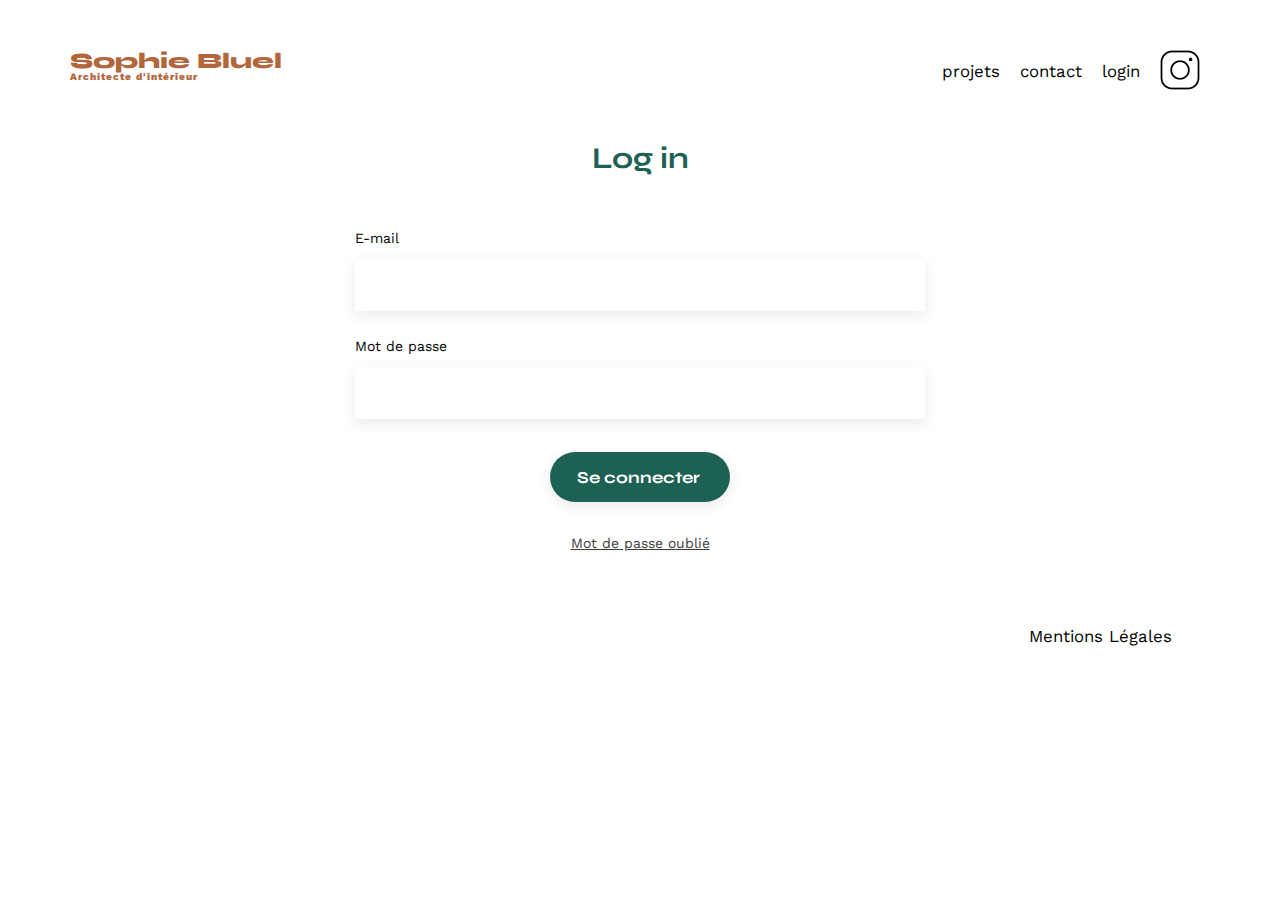
<file: FrontEnd/login.html>
<!DOCTYPE html>
<html lang="fr">
<head>
	<meta charset="UTF-8">
	<title>Sophie Bluel - Architecte d'intérieur</title>
	<meta name="viewport" content="width=device-width, initial-scale=1.0">
	<link rel="preconnect" href="https://fonts.googleapis.com">
	<link rel="preconnect" href="https://fonts.gstatic.com" crossorigin>
	<link href="https://fonts.googleapis.com/css2?family=Syne:wght@700;800&family=Work+Sans&display=swap" rel="stylesheet">
	<meta name="description" content="">
	<link rel="stylesheet" href="./assets/style2.css">
	<script src="login.js" defer></script>
	
</head>
<body>
<header>
	<a href="index.html"><h1>Sophie Bluel <span>Architecte d'intérieur</span></h1></a>
	<nav>
		<ul>
			<li>projets</li>
			<li>contact</li>
			<li>login</li>
			<li><img src="./assets/icons/instagram.png" alt="Instagram"></li>
		</ul>
	</nav>
</header>
<main>
	<section id="formulaire">
        <h2>Log in</h2>
		<form id="loginForm" action="#" method="post">
			<label for="email">E-mail</label>
			<input type="email" name="email" id="email" required>
			<label for="password">Mot de passe</label>
			<input type="password" value="" id="password" required>
            <input type="submit" value="Se connecter " class="connexion">
            <p class="mdp-forget">Mot de passe oublié</p>
			<div class="cadre">
				<p id="error-message"></p>
			</div>
		</form>
	</section>
</main>

<footer>
	<nav>
		<ul>
			<li>Mentions Légales</li>
		</ul>
	</nav>
</footer>
</body>
</html>
</file>
<file: FrontEnd/assets/style2.css>
/* http://meyerweb.com/eric/tools/css/reset/
   v2.0 | 20110126
   License: none (public domain)
*/

html, body, div, span, applet, object, iframe,
h1, h2, h3, h4, h5, h6, p, blockquote, pre,
a, abbr, acronym, address, big, cite, code,
del, dfn, em, img, ins, kbd, q, s, samp,
small, strike, strong, sub, sup, tt, var,
b, u, i, center,
dl, dt, dd, ol, ul, li,
fieldset, form, label, legend,
table, caption, tbody, tfoot, thead, tr, th, td,
article, aside, canvas, details, embed,
figure, figcaption, footer, header, hgroup,
menu, nav, output, ruby, section, summary,
time, mark, audio, video {
	margin: 0;
	padding: 0;
	border: 0;
	font-size: 100%;
	font: inherit;
	vertical-align: baseline;
}
/* HTML5 display-role reset for older browsers */
article, aside, details, figcaption, figure,
footer, header, hgroup, menu, nav, section {
	display: block;
}
body {
	line-height: 1;
}
ol, ul {
	list-style: none;
}
blockquote, q {
	quotes: none;
}
blockquote:before, blockquote:after,
q:before, q:after {
	content: '';
	content: none;
}
table {
	border-collapse: collapse;
	border-spacing: 0;
}
/** end reset css**/
body {
	max-width: 1140px;
	margin:auto;
	font-family: 'Work Sans' ;
	font-size: 14px;
}
header {
	display: flex;
	justify-content: space-between;
	margin: 50px 0
}
section {
	margin: 50px 0
}

h1{
	display: flex;
	flex-direction: column;
	font-family: 'Syne';
	font-size: 22px;
	font-weight: 800;
	color: #B1663C
}

h1 > span {
	font-family: 'Work Sans';
	font-size:10px;
	letter-spacing: 0.1em;
;
}

h2 ,.login{
	font-family: 'Syne';
	font-weight: 700;
	font-size: 30px;
	color: #1D6154;
	
}
nav ul {
	display: flex;
	align-items: center;
	list-style-type: none;

}
nav li {
	padding: 0 10px;
	font-size: 1.2em;
}

li:hover {
	color: #B1663C;
}
#introduction {
	display: flex;
	align-items: center;
}
#introduction figure {
	flex: 1
}
#introduction img {
	display: block;
	margin: auto;
	width: 80%;
}

#introduction article {
	flex: 1
}
#introduction h2 {
	margin-bottom: 1em;
}

#introduction p {
	margin-bottom: 0.5em;
}
#portfolio h2 {
	text-align: center;
	margin-bottom: 1em;
}
.gallery {
	width: 100%;
	display: grid;
	grid-template-columns: 1fr 1fr 1fr;
	grid-column-gap: 20px;
	grid-row-gap: 20px;
}

.gallery img {
	width: 100%;

}
#formulaire  {
	width: 50%;
margin: auto;
}
#formulaire > * {
	text-align: center;

}
#formulaire h2{
	margin-bottom: 20px;
}
#formulaire form {
	text-align: left;
	margin-top:30px;
	display: flex;
	flex-direction: column;
}

#formulaire input {
	height: 50px;
	font-size: 1.2em;
	border: none;
	box-shadow: 0px 4px 14px rgba(0, 0, 0, 0.09);
}
#formulaire label {
	margin: 2em 0 1em 0;
}
#formulaire textarea {
	border: none;
	box-shadow: 0px 4px 14px rgba(0, 0, 0, 0.09);
}

input[type="submit"]{
	font-family: 'Syne';
	font-weight: 700;
	color: white;
	background-color: #1D6154;
	margin : 2em auto ;
	width: 180px;
	text-align: center;
	border-radius: 60px ;
}

footer nav ul {
	display: flex;
	justify-content: flex-end;
	margin: 2em
}

.categories {
	display: flex;
	justify-content: center;
	margin-bottom: 60px;

}

.bouton_filtre {
	width: auto;
	height: 37px;
	font-size: 19px;
	border-radius: 60px;
	color: #1D6154;
	border: 1px solid #1D6154;
	background-color: white;
	cursor: pointer;
	margin-right: 15px;
	padding: 0 20px;
}

.filtre_actif {
    background-color: #1D6154; 
    color: white;
}

li{
	cursor: pointer;
}

.connection {
	cursor: pointer;
}

a {
	text-decoration: none;
}

a:visited {
	color: black;
}

.mdp-forget {
	font-size: 500;
	text-decoration: underline;
	text-align: center;
	color: #3D3D3D;
	cursor: pointer;
}

.connexion {
	cursor: pointer;
}

.cadre {
	display: flex; 
	justify-content: center;
	margin-top: 30px;
	align-items: center;
}

#error-message {
	display: flex;
	justify-content: center;
	background-color: red;
	color: white;
	padding: 10px;
	width: 60%;
	opacity: 0;
}
</file>
